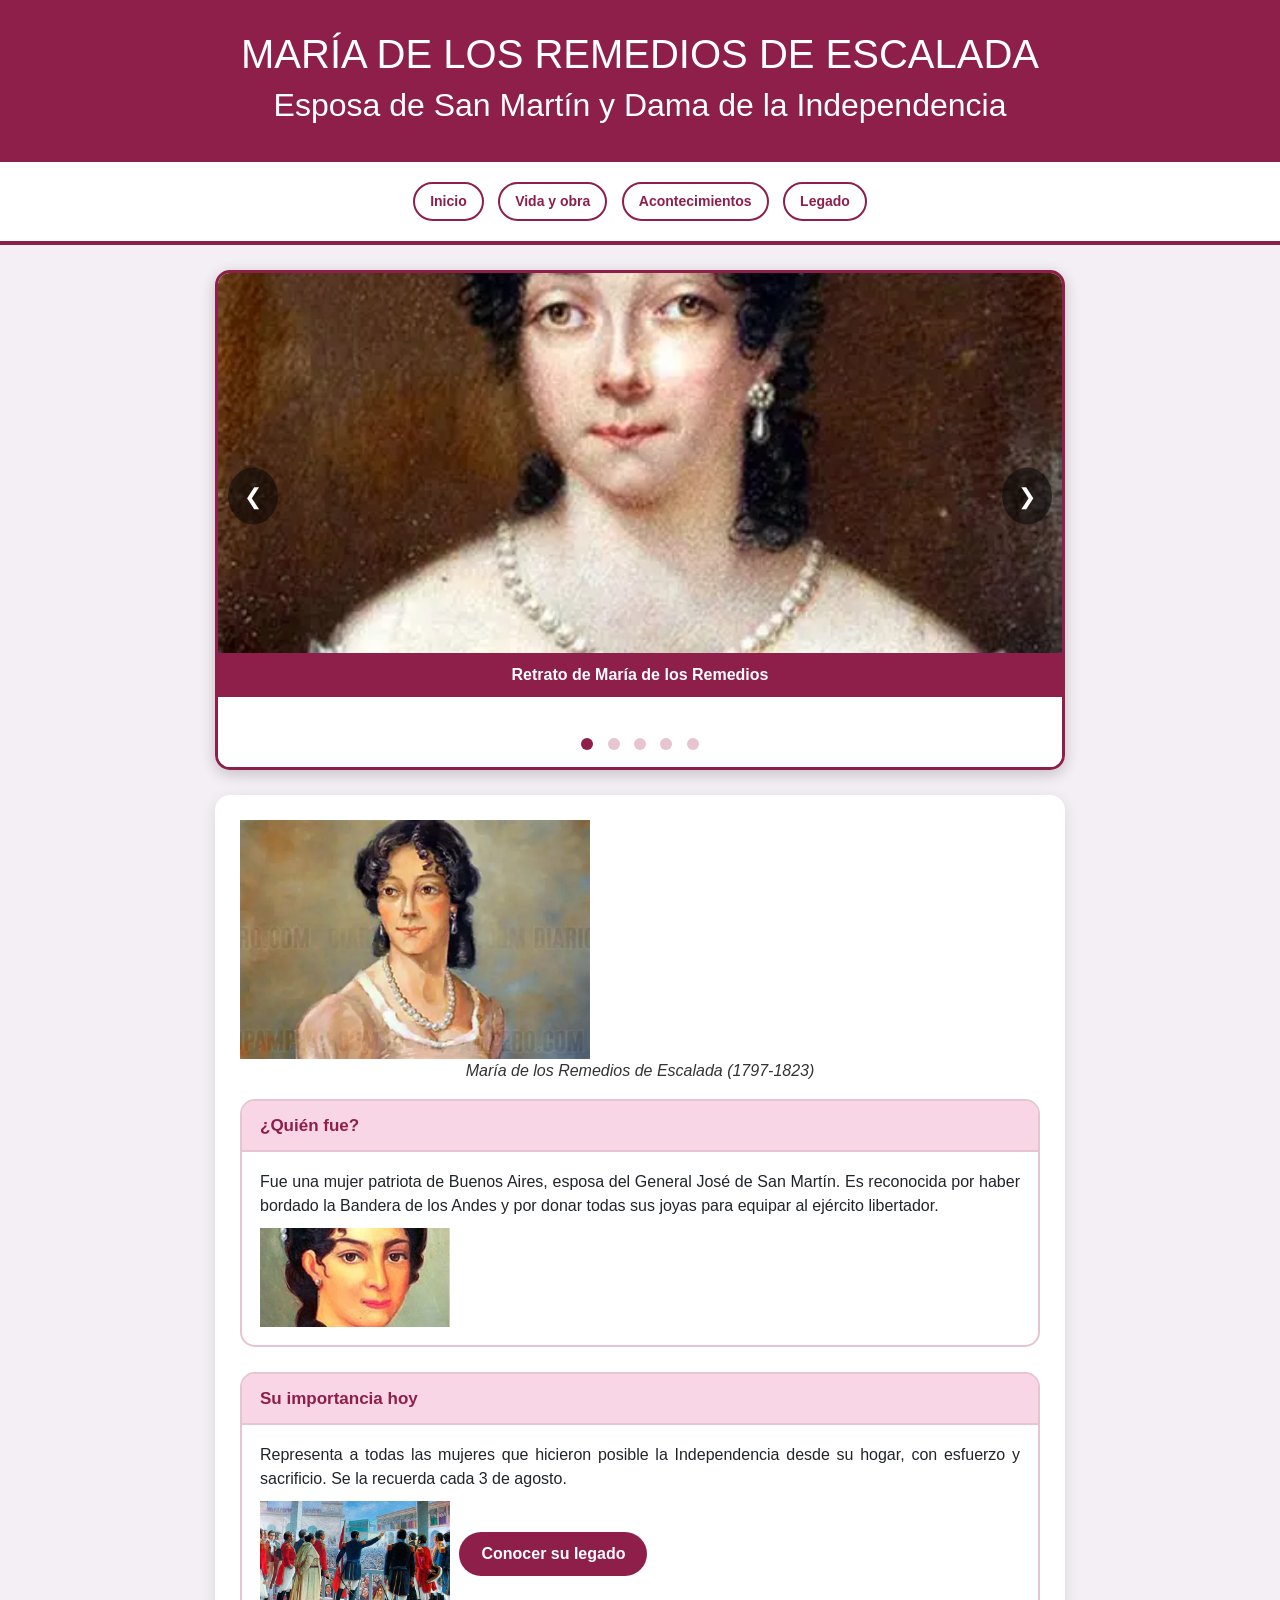
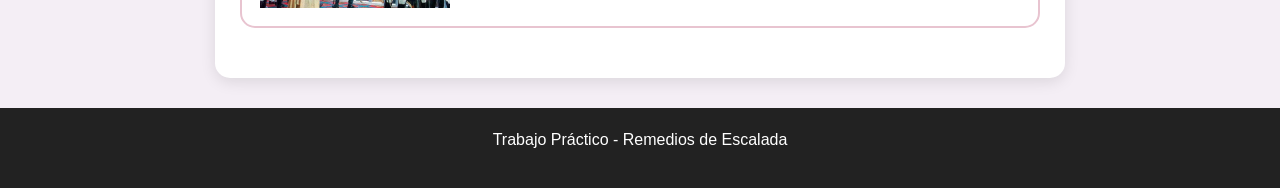
<file: index.html>
<!DOCTYPE html>
<html lang="es">
<head>
  <meta charset="UTF-8">
  <meta name="viewport" content="width=device-width, initial-scale=1.0">
  <title>Inicio - Remedios de Escalada</title>
  <link href="https://cdn.jsdelivr.net/npm/bootstrap@5.3.3/dist/css/bootstrap.min.css" rel="stylesheet">
  <link rel="stylesheet" href="estilo.css">
</head>
<body>
<header>
  <h1>MARÍA DE LOS REMEDIOS DE ESCALADA</h1>
  <h2>Esposa de San Martín y Dama de la Independencia</h2>
</header>
<nav>
  <a href="index.html">Inicio</a>
  <a href="vida.html">Vida y obra</a>
  <a href="acontecimientos.html">Acontecimientos</a>
  <a href="legado.html">Legado</a>
</nav>
<div class="carrusel-container">
  <div class="carrusel">
    <div class="slide activo"><img src="img/retrato2.webp" alt="Remedios"><p>Retrato de María de los Remedios</p></div>
    <div class="slide"><img src="img/Remedios_de_Escalada.jpg" alt="Bordando bandera"><p>Bordando la Bandera de los Andes</p></div>
    <div class="slide"><img src="img/independencia2.webp" alt="Independencia"><p>Revolución de Mayo 1810</p></div>
    <div class="slide"><img src="img/salta.webp" alt="Legado"><p>Su legado en Salta y todo el país</p></div>
    <div class="slide"><img src="img/retrato.webp" alt="Joven"><p>Remedios a los 14 años</p></div>
  </div>
  <button class="prev" onclick="mover(-1)">&#10094;</button>
  <button class="next" onclick="mover(1)">&#10095;</button>
  <div class="puntos">
    <span class="punto activo" onclick="ir(0)"></span>
    <span class="punto" onclick="ir(1)"></span>
    <span class="punto" onclick="ir(2)"></span>
    <span class="punto" onclick="ir(3)"></span>
    <span class="punto" onclick="ir(4)"></span>
  </div>
</div>

<script>
let indice = 0;
const slides = document.querySelectorAll('.slide');
const puntos = document.querySelectorAll('.punto');

function mostrar(n){
  slides.forEach(s => s.classList.remove('activo'));
  puntos.forEach(p => p.classList.remove('activo'));
  indice = (n + slides.length) % slides.length;
  slides[indice].classList.add('activo');
  puntos[indice].classList.add('activo');
}
function mover(d){ mostrar(indice + d); }
function ir(n){ mostrar(n); }
setInterval(()=>{ mover(1); }, 3000); // se corre solo cada 3 seg
</script>
<main>
  <img src="img/retrato.webp" alt="Remedios de Escalada" style="max-width:350px">
  <p style="text-align:center"><em>María de los Remedios de Escalada (1797-1823)</em></p>

  <div class="card">
    <div class="card-header">¿Quién fue?</div>
    <div class="card-body">
      <p>Fue una mujer patriota de Buenos Aires, esposa del General José de San Martín. Es reconocida por haber bordado la Bandera de los Andes y por donar todas sus joyas para equipar al ejército libertador.</p>
      <img src="img/REMEDIOS-DE-ESCALADA-FACE.jpg" width="25%">
    </div>
  </div>

  <div class="card">
    <div class="card-header">Su importancia hoy</div>
    <div class="card-body">
      <p>Representa a todas las mujeres que hicieron posible la Independencia desde su hogar, con esfuerzo y sacrificio. Se la recuerda cada 3 de agosto.</p>
      <img src="img/independencia.jpeg" width="25%">
      <a href="legado.html" class="boton">Conocer su legado</a>
    </div>
  </div>
</main>
<footer><p>Trabajo Práctico - Remedios de Escalada</p></footer>
</body>
</html>
</file>
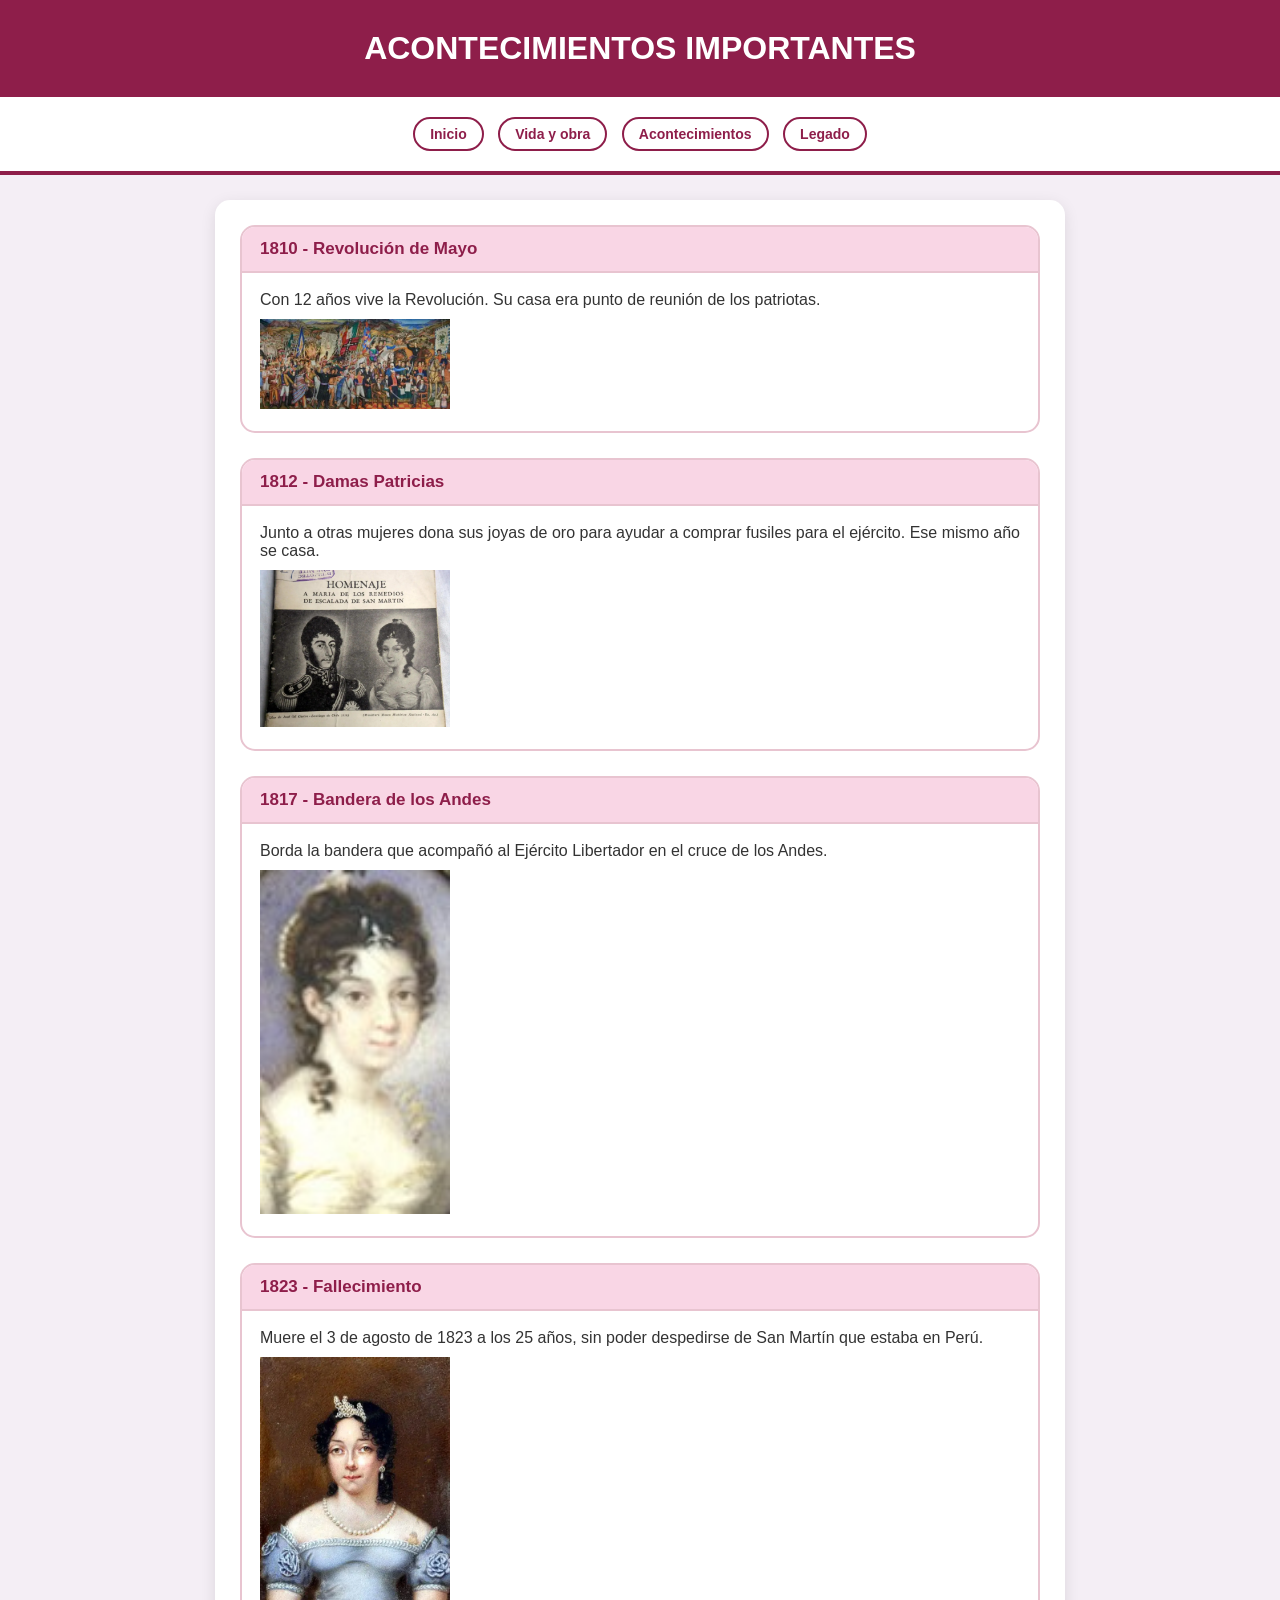
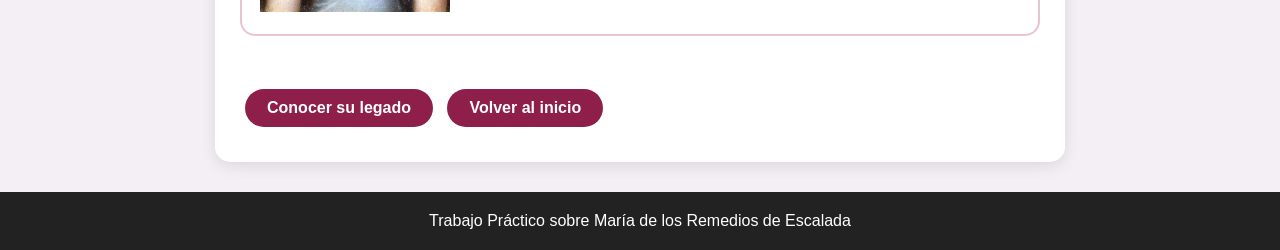
<file: acontecimientos.html>
<!DOCTYPE html>
<html lang="es">
<head>
  <meta charset="UTF-8">
  <title>Acontecimientos - Remedios</title>
  <link rel="stylesheet" href="estilo.css">
</head>
<body>
<header><h1>ACONTECIMIENTOS IMPORTANTES</h1></header>
<nav>
  <a href="index.html">Inicio</a>
  <a href="vida.html">Vida y obra</a>
  <a href="acontecimientos.html">Acontecimientos</a>
  <a href="legado.html">Legado</a>
</nav>
<main>
  <div class="card">
    <div class="card-header">1810 - Revolución de Mayo</div>
    <div class="card-body"><p>Con 12 años vive la Revolución. Su casa era punto de reunión de los patriotas.</p><img src="img/independencia2.webp" width="25%"></div>
  </div>
  <div class="card">
    <div class="card-header">1812 - Damas Patricias</div>
    <div class="card-body"><p>Junto a otras mujeres dona sus joyas de oro para ayudar a comprar fusiles para el ejército. Ese mismo año se casa.</p><img src="img/legado maria de los remedios.jpg" width="25%"></div>
  </div>
  <div class="card">
    <div class="card-header">1817 - Bandera de los Andes</div>
    <div class="card-body"><p>Borda la bandera que acompañó al Ejército Libertador en el cruce de los Andes.</p><img src="img/Remedios_de_Escalada.jpg" width="25%"></div>
  </div>
  <div class="card">
    <div class="card-header">1823 - Fallecimiento</div>
    <div class="card-body"><p>Muere el 3 de agosto de 1823 a los 25 años, sin poder despedirse de San Martín que estaba en Perú.</p><img src="img/retrato2.webp" width="25%"></div>
  </div>
  <br>
  <a href="legado.html" class="boton">Conocer su legado</a>
  <a href="index.html" class="boton">Volver al inicio</a>
</main>
<footer><p>Trabajo Práctico sobre María de los Remedios de Escalada</p></footer>
</body>
</html>
</file>
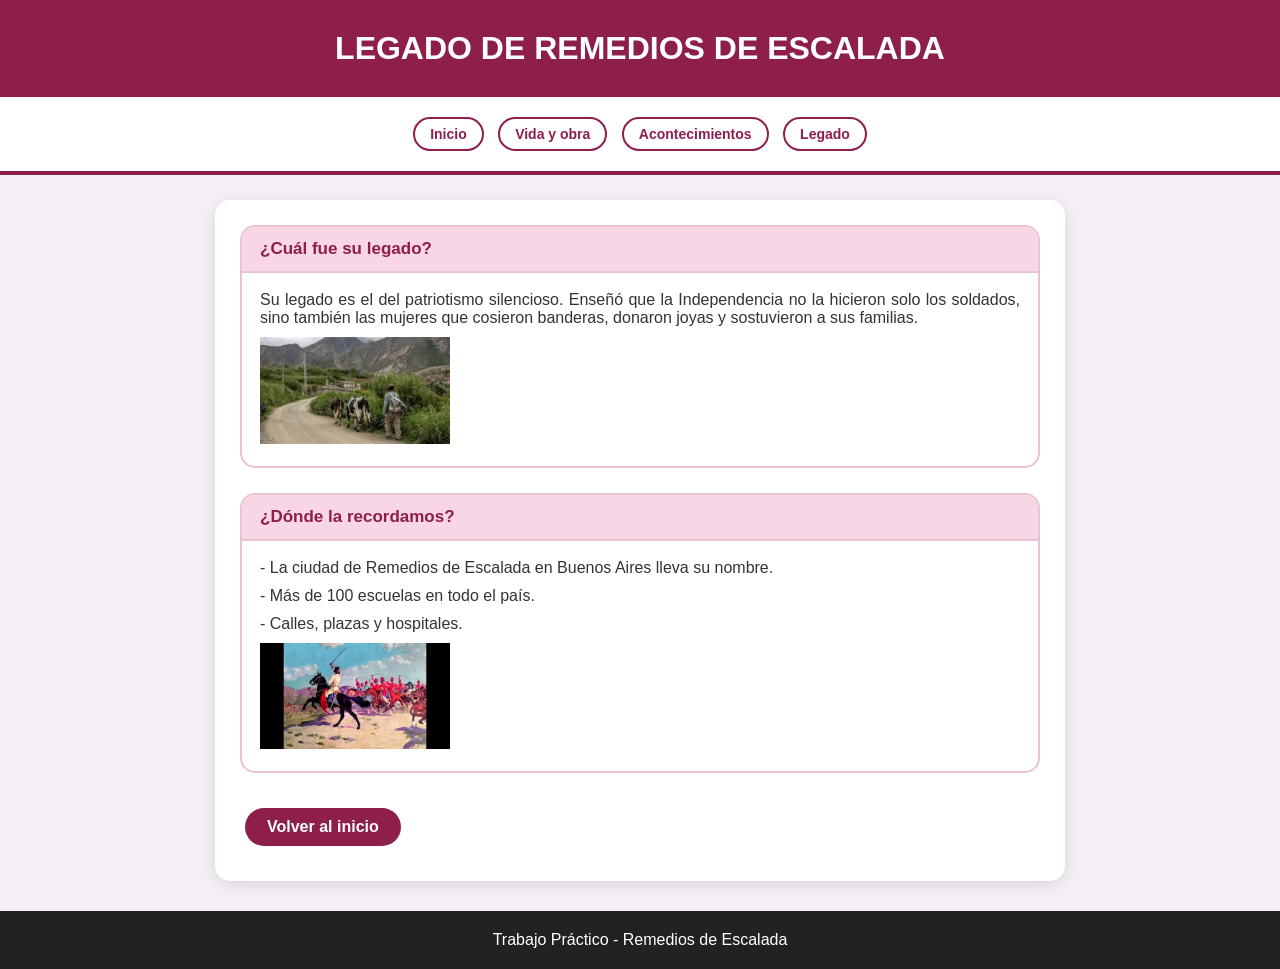
<file: legado.html>
<!DOCTYPE html>
<html lang="es">
<head>
  <meta charset="UTF-8">
  <title>Legado - Remedios</title>
  <link rel="stylesheet" href="estilo.css">
</head>
<body>
<header><h1>LEGADO DE REMEDIOS DE ESCALADA</h1></header>
<nav>
  <a href="index.html">Inicio</a>
  <a href="vida.html">Vida y obra</a>
  <a href="acontecimientos.html">Acontecimientos</a>
  <a href="legado.html">Legado</a>
</nav>
<main>
  <div class="card">
    <div class="card-header">¿Cuál fue su legado?</div>
    <div class="card-body">
      <p>Su legado es el del patriotismo silencioso. Enseñó que la Independencia no la hicieron solo los soldados, sino también las mujeres que cosieron banderas, donaron joyas y sostuvieron a sus familias.</p>
      <img src="img/salta.webp" width="25%">
    </div>
  </div>
  <div class="card">
    <div class="card-header">¿Dónde la recordamos?</div>
    <div class="card-body">
      <p>- La ciudad de Remedios de Escalada en Buenos Aires lleva su nombre.</p>
      <p>- Más de 100 escuelas en todo el país.</p>
      <p>- Calles, plazas y hospitales.</p>
      <img src="img/guemes2.webp" width="25%">
    </div>
  </div>
  <a href="index.html" class="boton">Volver al inicio</a>
</main>
<footer><p>Trabajo Práctico - Remedios de Escalada</p></footer>
</body>
</html>
</file>
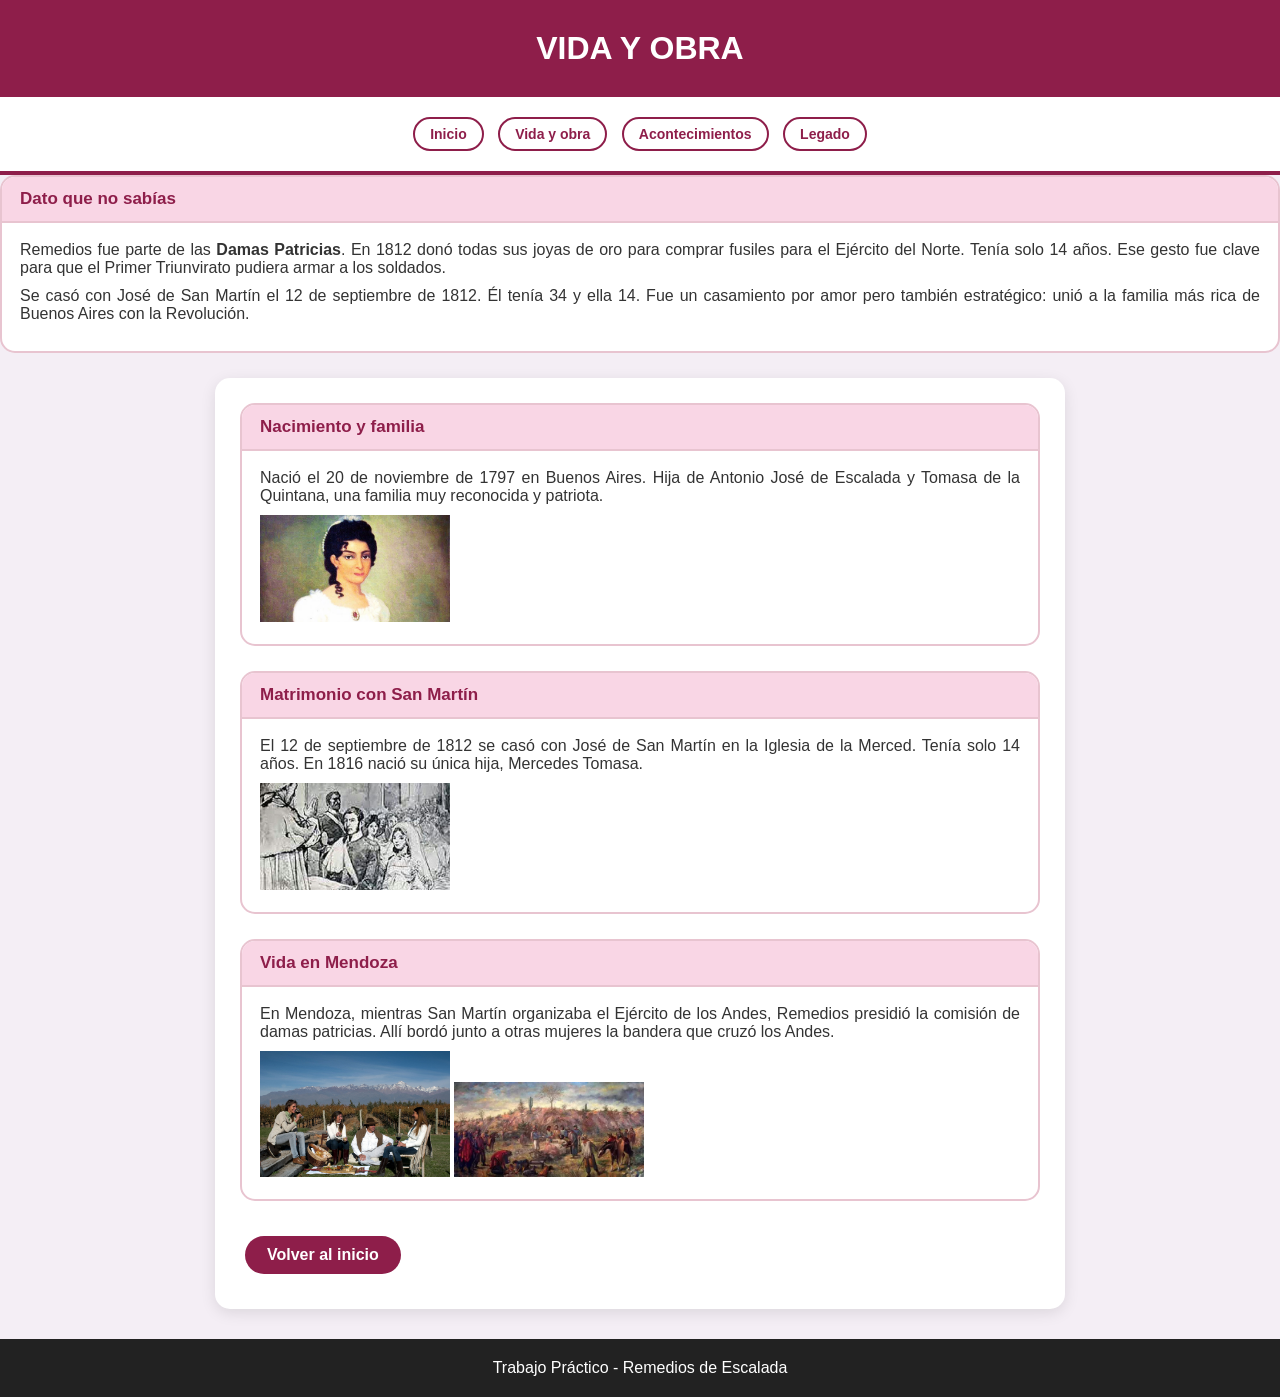
<file: vida.html>
<!DOCTYPE html>
<html lang="es">
<head>
  <meta charset="UTF-8">
  <title>Vida y obra - Remedios</title>
  <link rel="stylesheet" href="estilo.css">
</head>
<script src="https://cdn.jsdelivr.net/npm/bootstrap@5.3.3/dist/js/bootstrap.bundle.min.js"></script>
</body>
<body>
<header><h1>VIDA Y OBRA</h1></header>
<nav>
  <a href="index.html">Inicio</a>
  <a href="vida.html">Vida y obra</a>
  <a href="acontecimientos.html">Acontecimientos</a>
  <a href="legado.html">Legado</a>
</nav>
<div id="carruselRemedios" class="carousel slide" data-bs-ride="carousel">
  <div class="carousel-indicators">
    <button type="button" data-bs-target="#carruselRemedios" data-bs-slide-to="0" class="active"></button>
    <button type="button" data-bs-target="#carruselRemedios" data-bs-slide-to="1"></button>
    <button type="button" data-bs-target="#carruselRemedios" data-bs-slide-to="2"></button>
    <button type="button" data-bs-target="#carruselRemedios" data-bs-slide-to="3"></button>
  </div>
  <div class="carousel-inner">
    <div class="carousel-item active">
      <img src="img/retrato2.webp" class="d-block w-100" alt="Retrato">
      <div class="carousel-caption"><h5>María de los Remedios de Escalada</h5><p>1797 - 1823 - Heroína de la Independencia</p></div>
    </div>
    <div class="carousel-item">
      <img src="img/independencia2.webp" class="d-block w-100" alt="Independencia">
      <div class="carousel-caption"><h5>Revolución de Mayo 1810</h5><p>Con solo 12 años vivió el nacimiento de la Patria.</p></div>
    </div>
    <div class="carousel-item">
      <img src="img/Remedios_de_Escalada.jpg" class="d-block w-100" alt="Bandera">
      <div class="carousel-caption"><h5>La Bandera de los Andes</h5><p>Bordó la bandera que cruzó los Andes con San Martín.</p></div>
    </div>
    <div class="carousel-item">
      <img src="img/salta.webp" class="d-block w-100" alt="Legado">
      <div class="carousel-caption"><h5>Su Legado</h5><p>Ciudad, escuelas y plazas llevan su nombre en todo el país.</p></div>
    </div>
  </div>
  <button class="carousel-control-prev" type="button" data-bs-target="#carruselRemedios" data-bs-slide="prev"><span class="carousel-control-prev-icon"></span></button>
  <button class="carousel-control-next" type="button" data-bs-target="#carruselRemedios" data-bs-slide="next"><span class="carousel-control-next-icon"></span></button>
</div>

<!-- INFO EXTRA NUEVA -->
<div class="info-extra container mt-4">
  <div class="card">
    <div class="card-header">Dato que no sabías</div>
    <div class="card-body">
      <p>Remedios fue parte de las <b>Damas Patricias</b>. En 1812 donó todas sus joyas de oro para comprar fusiles para el Ejército del Norte. Tenía solo 14 años. Ese gesto fue clave para que el Primer Triunvirato pudiera armar a los soldados.</p>
      <p>Se casó con José de San Martín el 12 de septiembre de 1812. Él tenía 34 y ella 14. Fue un casamiento por amor pero también estratégico: unió a la familia más rica de Buenos Aires con la Revolución.</p>
    </div>
  </div>
</div>
<main>
  <div class="card">
    <div class="card-header">Nacimiento y familia</div>
    <div class="card-body">
      <p>Nació el 20 de noviembre de 1797 en Buenos Aires. Hija de Antonio José de Escalada y Tomasa de la Quintana, una familia muy reconocida y patriota.</p>
      <img src="img/joven.jpg" width="25%">
    </div>
  </div>

  <div class="card">
    <div class="card-header">Matrimonio con San Martín</div>
    <div class="card-body">
      <p>El 12 de septiembre de 1812 se casó con José de San Martín en la Iglesia de la Merced. Tenía solo 14 años. En 1816 nació su única hija, Mercedes Tomasa.</p>
      <img src="img/matrimonio.avif" width="25%">
    </div>
  </div>

  <div class="card">
    <div class="card-header">Vida en Mendoza</div>
    <div class="card-body">
      <p>En Mendoza, mientras San Martín organizaba el Ejército de los Andes, Remedios presidió la comisión de damas patricias. Allí bordó junto a otras mujeres la bandera que cruzó los Andes.</p>
      <img src="img/mendoza_google.jpg" width="25%">
      <img src="img/guemes.webp" width="25%">
    </div>
  </div>
  <a href="index.html" class="boton">Volver al inicio</a>
</main>
<footer><p>Trabajo Práctico - Remedios de Escalada</p></footer>
</body>
</html>
</file>
<file: estilo.css>
*{margin:0;padding:0;box-sizing:border-box}
body{font-family:Arial,sans-serif;background:#f4eef5;color:#333}
header{background:#8e1e4a;color:white;text-align:center;padding:30px 15px}
nav{background:white;text-align:center;padding:15px;border-bottom:4px solid #8e1e4a;position:sticky;top:0;z-index:10}
nav a{display:inline-block;text-decoration:none;color:#8e1e4a;border:2px solid #8e1e4a;padding:7px 15px;border-radius:25px;margin:5px;font-weight:bold;font-size:14px}
nav a:hover{background:#8e1e4a;color:white}

/* CARRUSEL NUEVO */
.carrusel-container{max-width:850px;margin:25px auto;position:relative;overflow:hidden;border-radius:15px;border:3px solid #8e1e4a;box-shadow:0 4px 15px rgba(0,0,0,0.2);background:white}
.carrusel{position:relative;height:450px}
.slide{display:none;width:100%;height:100%;text-align:center}
.slide.activo{display:block;animation:fade 0.6s}
.slide img{width:100%;height:380px;object-fit:cover;display:block;border:none;margin:0;max-width:100%;border-radius:0;box-shadow:none}
.slide p{background:#8e1e4a;color:white;padding:10px;font-weight:bold;margin:0}
.prev,.next{position:absolute;top:45%;transform:translateY(-50%);background:rgba(0,0,0,0.5);color:white;border:none;padding:12px 16px;font-size:22px;cursor:pointer;border-radius:50%}
.prev{left:10px}.next{right:10px}
.prev:hover,.next:hover{background:#8e1e4a}
.puntos{text-align:center;padding:10px;background:white}
.punto{display:inline-block;width:12px;height:12px;background:#e8c4d0;border-radius:50%;margin:0 5px;cursor:pointer}
.punto.activo{background:#8e1e4a}
@keyframes fade{from{opacity:0.4} to{opacity:1}}

main{max-width:850px;margin:25px auto;background:white;padding:25px;border-radius:15px;box-shadow:0 4px 15px rgba(0,0,0,0.1)}
.card{border:2px solid #e8c4d0;border-radius:15px;margin-bottom:25px;overflow:hidden;background:white}
.card-header{background:#f9d6e5;color:#8e1e4a;font-weight:bold;font-size:17px;padding:12px 18px;border-bottom:2px solid #e8c4d0}
.card-body{padding:18px}
.card-body p{text-align:justify;margin-bottom:10px}
img{max-width:380px}
.boton{display:inline-block;background:#8e1e4a;color:white!important;text-decoration:none;padding:10px 22px;border-radius:25px;font-weight:bold;margin:10px 5px}
footer{background:#222;color:white;text-align:center;padding:20px;margin-top:30px}
</file>
